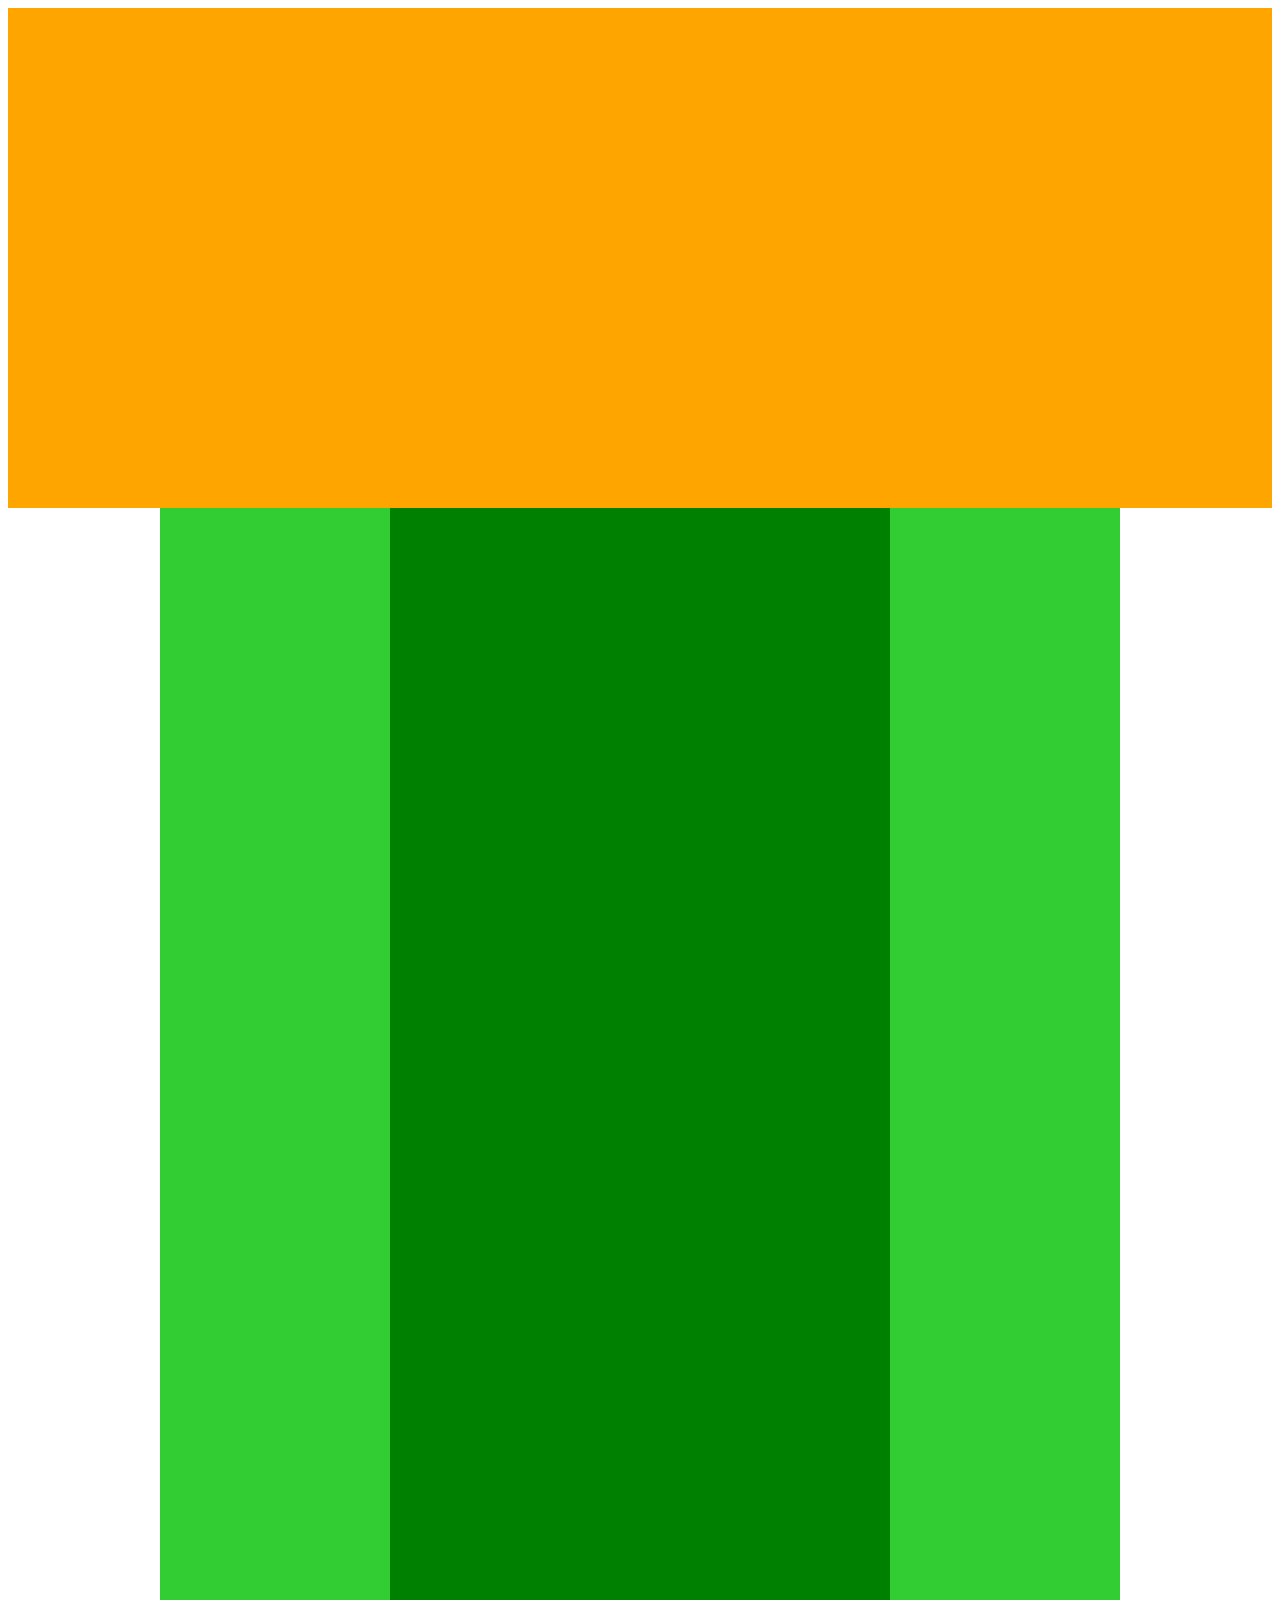
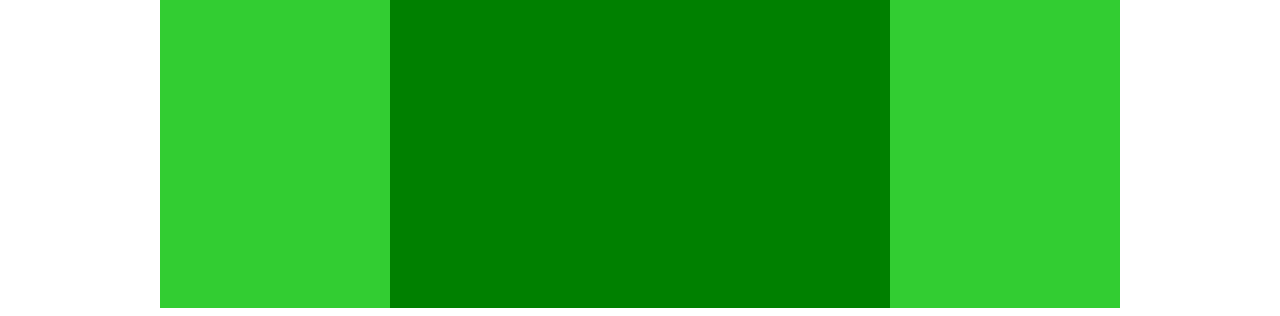
<file: chapter4_exercise/index.html>
<!DOCTYPE HTML>
<html lang="ja">
  <head>
    <meta charset="UTF-8"/>
    <title>4章演習</title>
    <link rel="stylesheet" href="style.css"/>
  </head>
  <body>
      <header></header>

      <div class="main-visual"></div>

      <div class="main">
        <div class="sidebar-left"></div>
        <div class="blog"></div>
        <div class="sidebar-right"></div>
      </div>

      <footer></footer>
  </body>
</html>
</file>
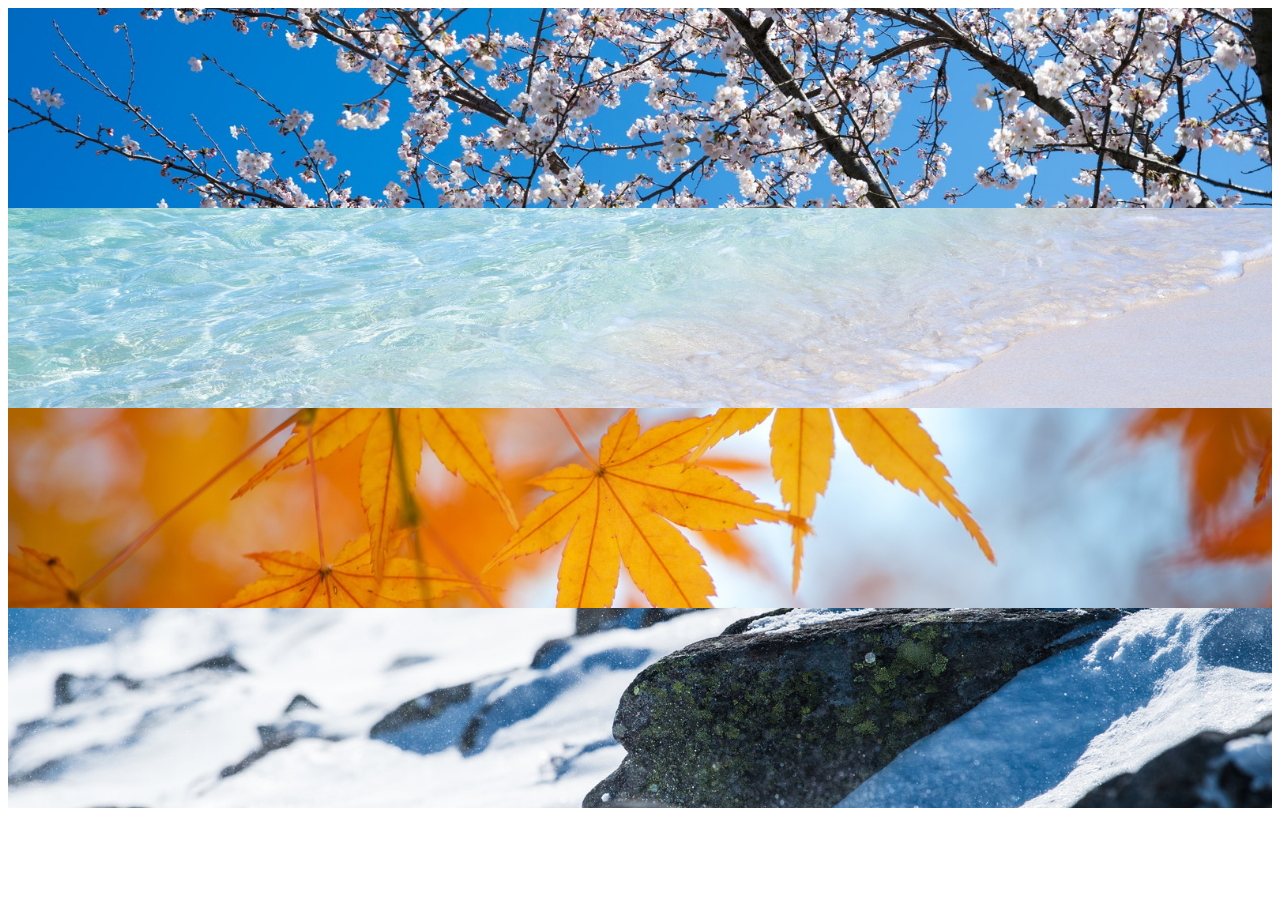
<file: chapter6_exercise/index.html>
<!DOCTYPE html>
<html lang="ja">
  <head>
    <meta charset="UTF-8">
 <title>６章演習</title>
 <link rel="stylesheet" href="style.css"/>
  </head>


  <body>
      <div class="box1"></div>
      <div class="box2"></div>
      <div class="box3"></div>
      <div class="box4"></div>

  </body>

</html>
</file>
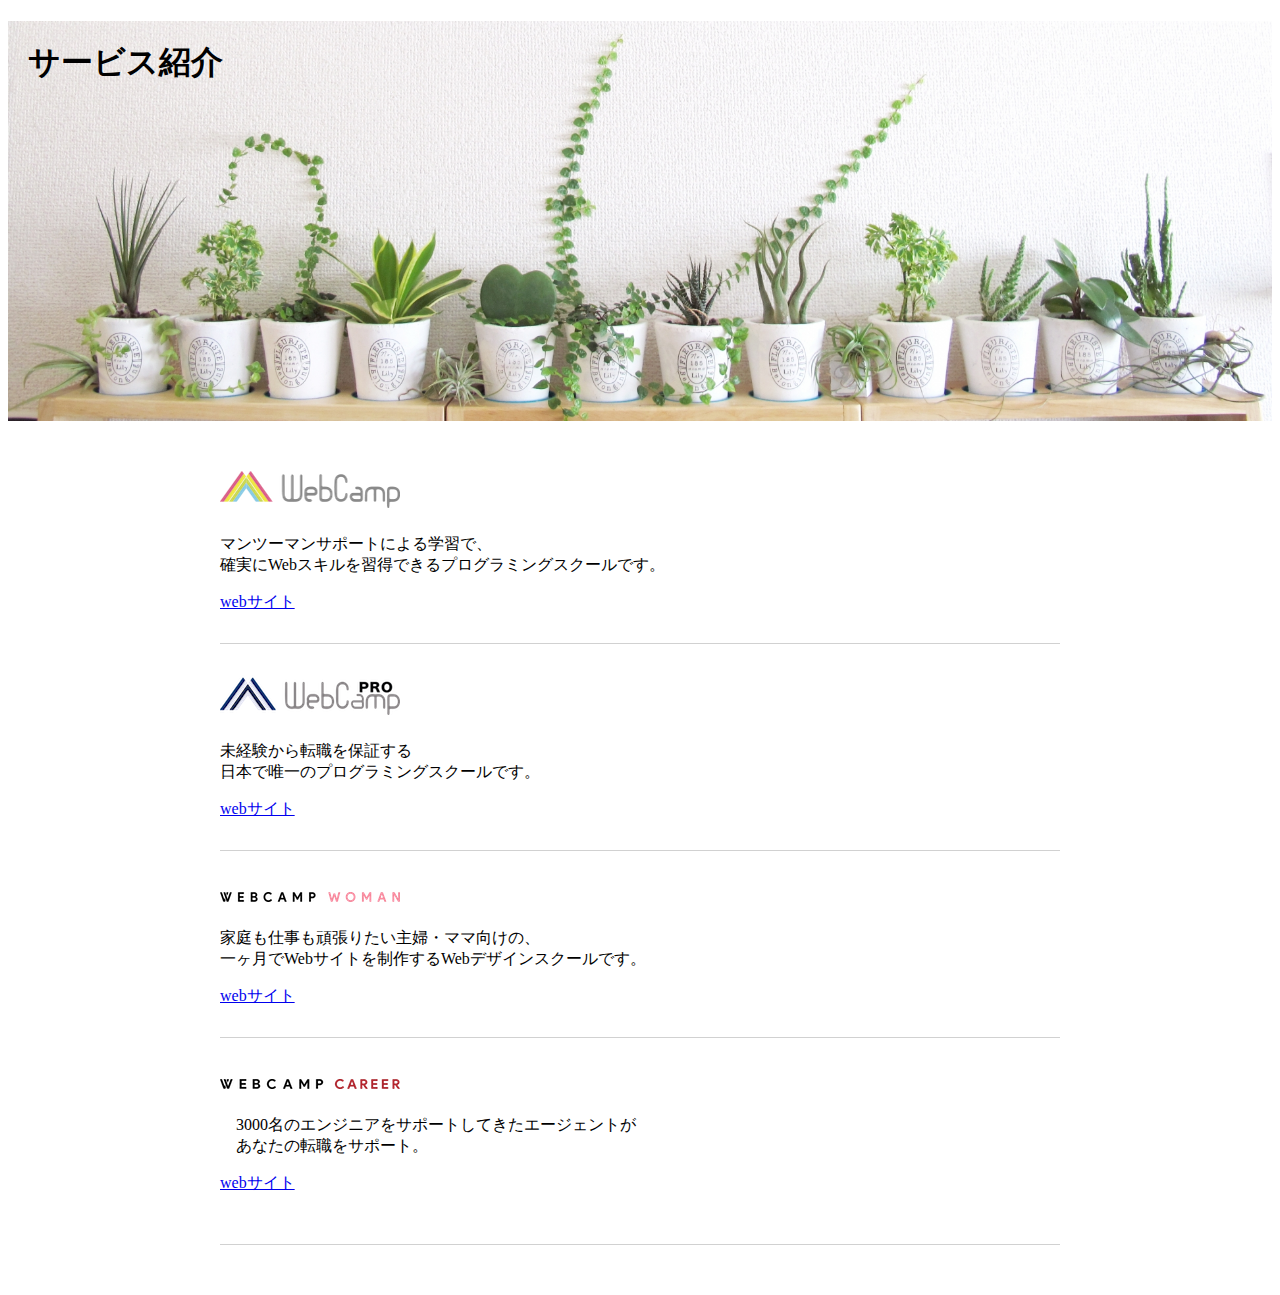
<file: chapter7_exercise/index.html>
<!DOCTYPE html>
<html lang="ja">
  <head>
    <meta charset="UTF-8">
    <title>"７章演習"</title>
    <link rel="stylesheet" href="style.css">
  </head>

  <body>
    <section class="main-visual">
      <h1 class="headline">サービス紹介</h1>
    </section>
    <main>
      <section class="service1">
        <h2>
          <img src="img/wc-logo.png" alt="ロゴ">
        </h2>
        <p>
          マンツーマンサポートによる学習で、
          <br>
          確実にWebスキルを習得できるプログラミングスクールです。
        </p>
        <a href="https://web-camp.io/">webサイト</a>
　　</section>
      <section class="service2">
        <h2>
          <img src="img/wcp-logo.png" alt="ロゴ">
        </h2>
        <p>
          未経験から転職を保証する
          <br>
          日本で唯一のプログラミングスクールです。
        </p>
        <a href="http://web-camp.io/pro/">webサイト</a>
      </section>
      <section class="service3">
        <h2>
          <img src="img/wcw-logo.png" alt="ロゴ">
        </h2>
        <p>
          家庭も仕事も頑張りたい主婦・ママ向けの、
          <br>
          一ヶ月でWebサイトを制作するWebデザインスクールです。
        </p>
        <a href="http://web-camp.io/woman/">webサイト</a>
      </section>
      <section class="service4">
        <h2>
          <img src="img/wcc-logo.png" alt="ロゴ">
        </h2>
         <p>
          　3000名のエンジニアをサポートしてきたエージェントが
          　<br>
          　あなたの転職をサポート。
         </p>
         <a href="http://web-camp.io/career/">webサイト</a>
      </section>
    </main>
  </body>

</html>
</file>
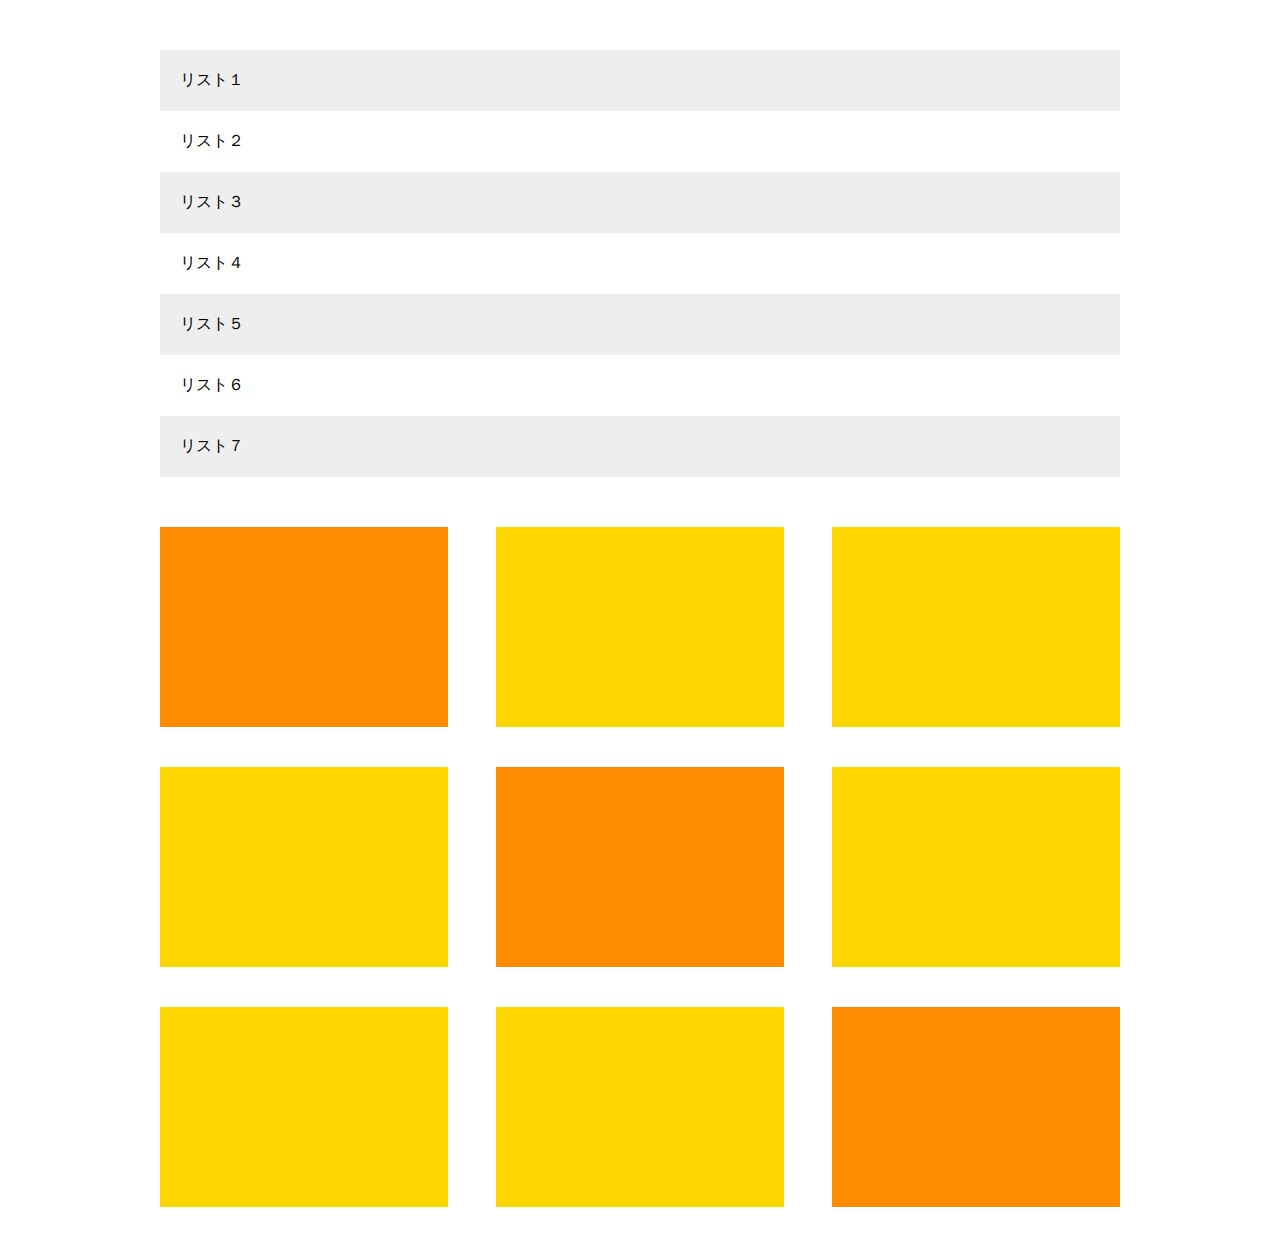
<file: chapter8_exercise/index.html>
<!DOCTYPE html>
  <html lang="ja">
    <head>
      <meta charset="UTF-8"/>
      <title>８章演習</title>
      <link rel="stylesheet" href="style.css">
    </head>

    <body>
      <main>

      <ul class="item-list">
        <li class="item">リスト１</li>
        <li class="item">リスト２</li>
        <li class="item">リスト３</li>
        <li class="item">リスト４</li>
        <li class="item">リスト５</li>
        <li class="item">リスト６</li>
        <li class="item">リスト７</li>
      </ul>


    <div class="box-list">
      <div class="box"></div>
      <div class="box"></div>
      <div class="box"></div>
      <div class="box"></div>
      <div class="box"></div>
      <div class="box"></div>
      <div class="box"></div>
      <div class="box"></div>
      <div class="box"></div>
      </div>


    </main>
    </body>
  </html>
</file>
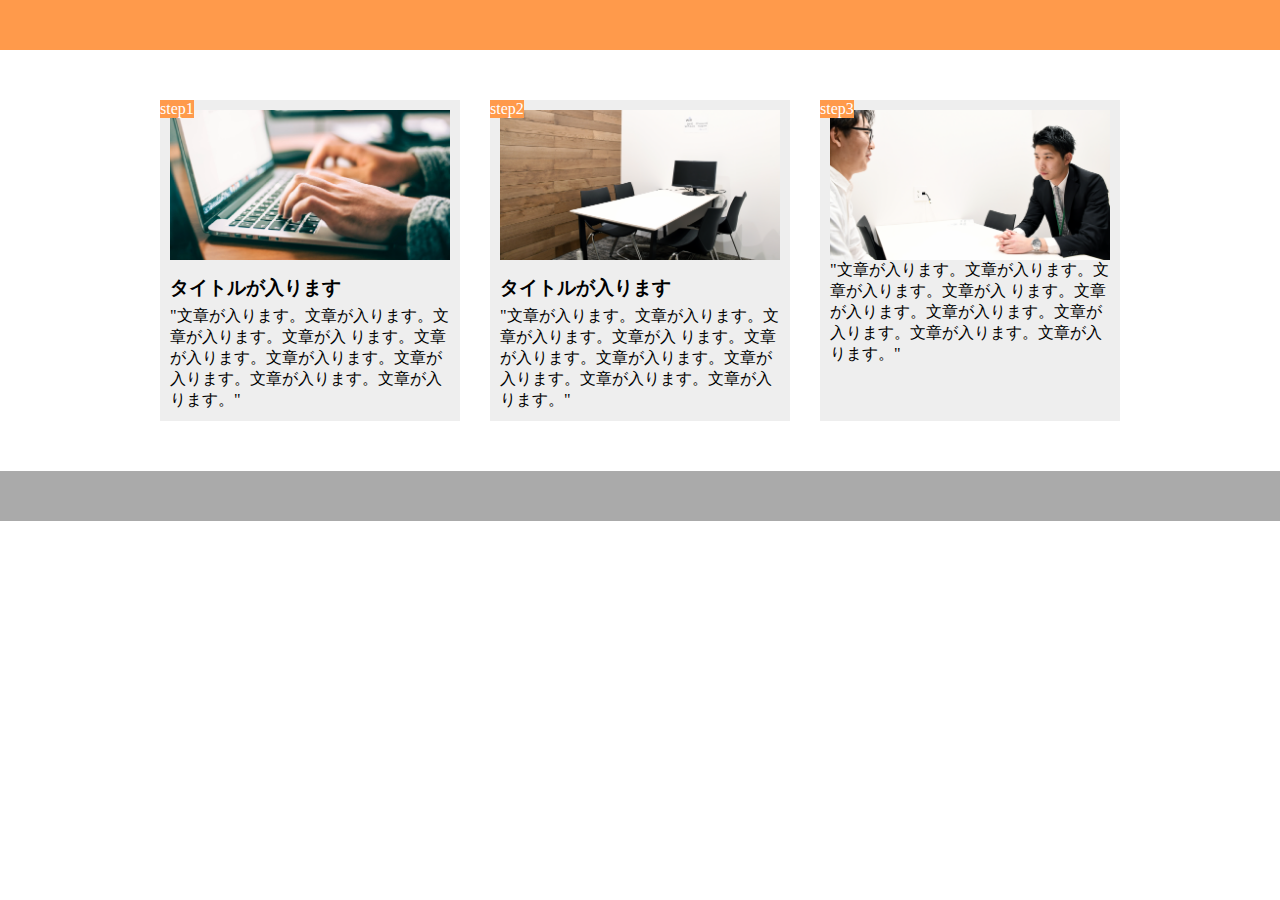
<file: chapter9-exercise/index.html>
<!DOCTYPE html>
<html lang="ja">
  <meta charset="UTF-8"/>
  <meta name="viewport" content="width=device-width,initial-scale=1.0">
  <link rel="stylesheet" href="style.css"/>
  <title>９章演習</title>

  <body>
     <header></header>

  <main>
    <div class="step-box">
      <div class="step-img1"></div>
      <span class="step-num">step1</span>
      <h3 class="title">タイトルが入ります</h3>
    <p class="text">"文章が入ります。文章が入ります。文章が入ります。文章が入
    ります。文章が入ります。文章が入ります。文章が入ります。文章が入ります。文章が入ります。"</p>
    </div>

    <div class="step-box">
      <div class="step-img2"></div>
      <span class="step-num">step2</span>
      <h3 class="title">タイトルが入ります</h3>
    <p class="text">"文章が入ります。文章が入ります。文章が入ります。文章が入
    ります。文章が入ります。文章が入ります。文章が入ります。文章が入ります。文章が入ります。"</p>
   </div>

   <div class="step-box">
      <div class="step-img3"></div>
      <span class="step-num">step3</span>
   <p class="text">"文章が入ります。文章が入ります。文章が入ります。文章が入
    ります。文章が入ります。文章が入ります。文章が入ります。文章が入ります。文章が入ります。"</p>
    </div>

  </main>

  <footer></footer>
  </body>
</html>
</file>
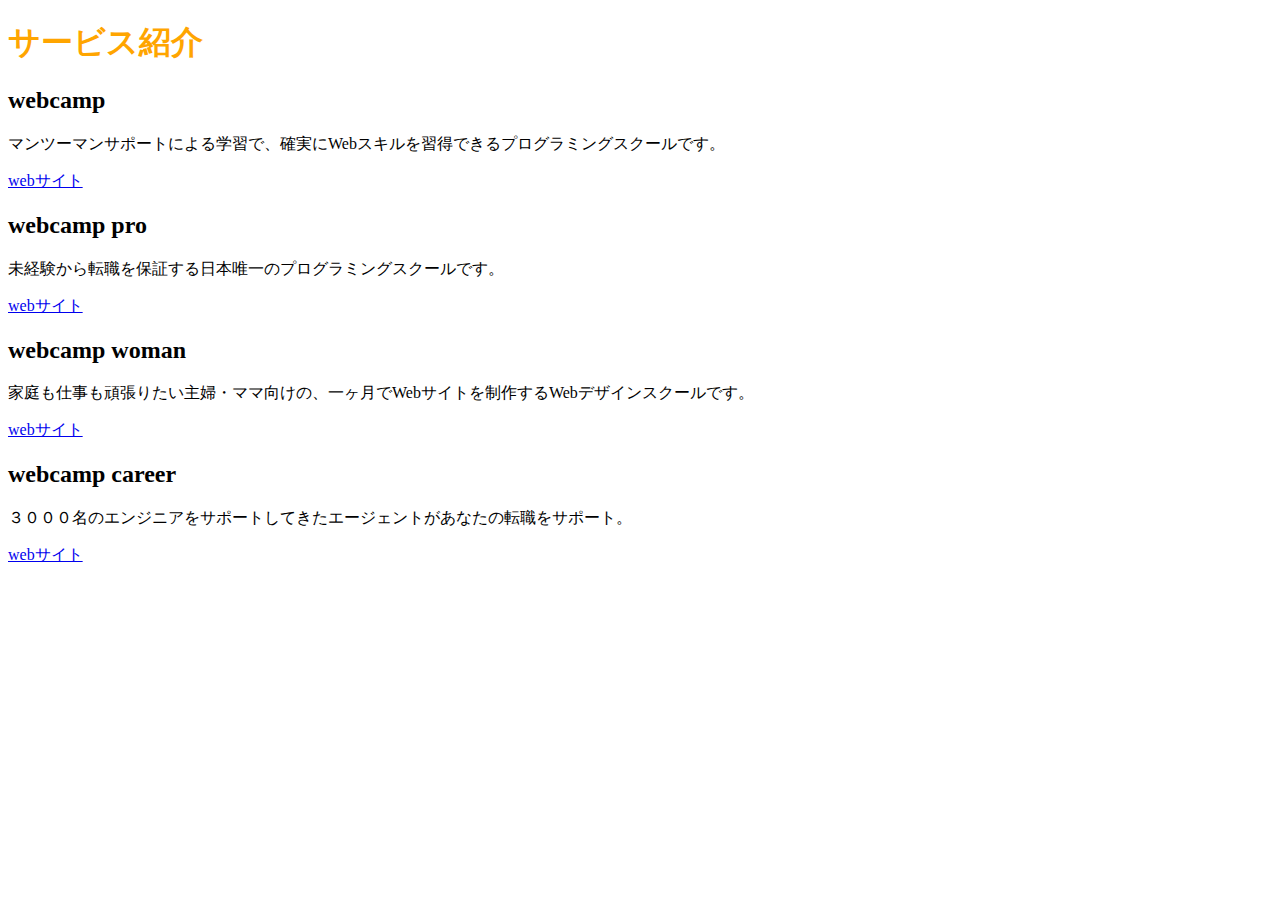
<file: chapter2_exercise/chapter2_exercise.html>
<!DOCTYPE HTML>
<html lang="ja">
  <head>
    <meta charset="UTF-8" />
    <title>２章演習</title>
    <link rel="stylesheet" href="style.css"/>
  </head>

  <body>
    <h1>サービス紹介</h1>
    <h2>webcamp</h2>
    <p>マンツーマンサポートによる学習で、確実にWebスキルを習得できるプログラミングスクールです。</p>
    <a href="https://web-camp.io/">webサイト</a>
    <h2>webcamp pro</h2>
    <p>未経験から転職を保証する日本唯一のプログラミングスクールです。</p>
    <a href="https://web-camp.io/">webサイト</a>
    <h2>webcamp woman</h2>
    <p>家庭も仕事も頑張りたい主婦・ママ向けの、一ヶ月でWebサイトを制作するWebデザインスクールです。</p>
    <a href="https://web-camp.io/">webサイト</a>
    <h2>webcamp career</h2>
    <p>３０００名のエンジニアをサポートしてきたエージェントがあなたの転職をサポート。</p>
    <a href="https://web-camp.io/">webサイト</a>

  </body>
</html>
</file>
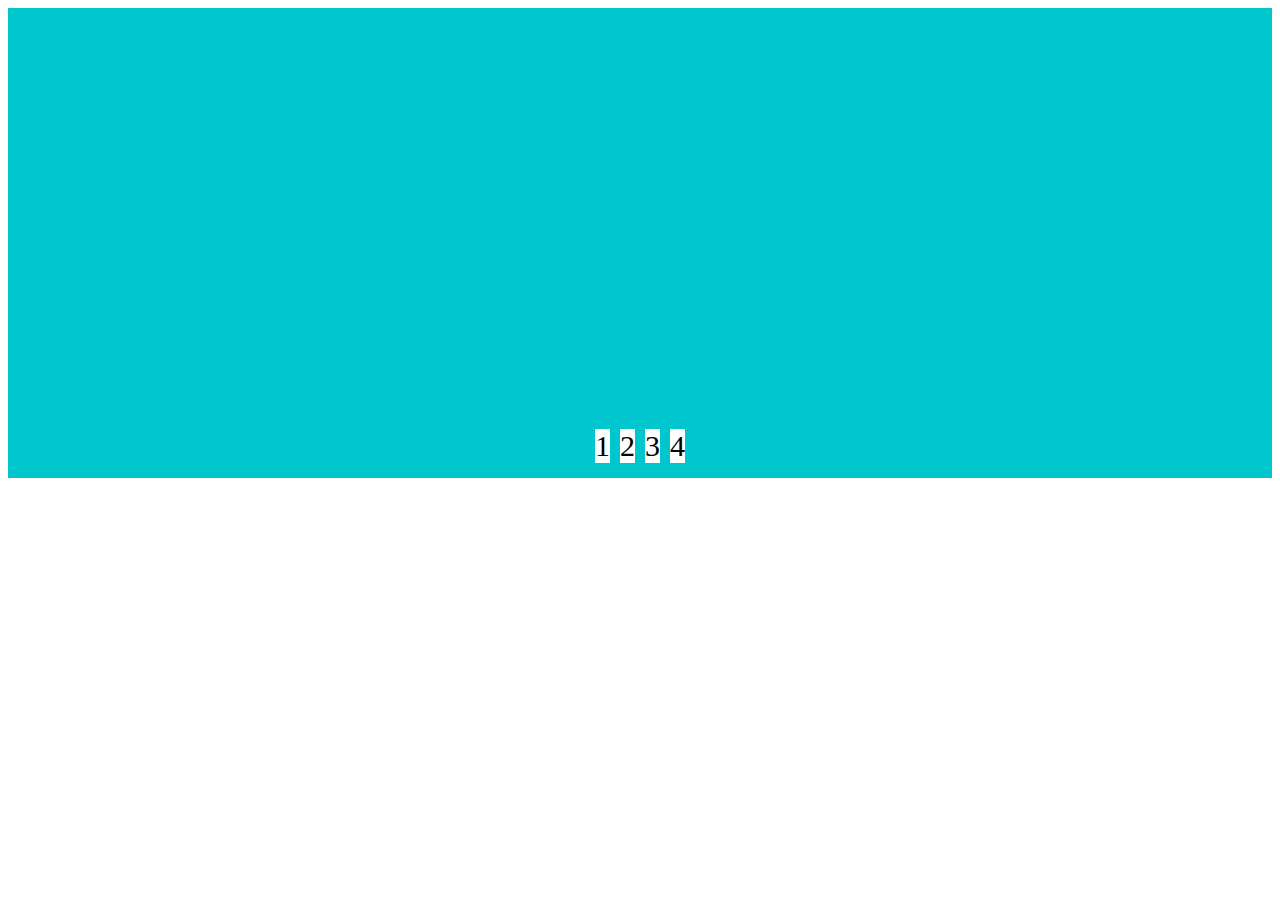
<file: flex/flex.html>
<!DOCTYPE html>
<html lang="ja">
<head>
  
  <meta charset="utf-8"/>
  <link rel="stylesheet" href="style.css"/>
  <title>flexbox</title>
  
</head>

<body>
  
  <div class="flex">
    <div>1</div>
    <div>2</div>
    <div>3</div>
    <div>4</div>
  </div>

</body>
</html>
</file>
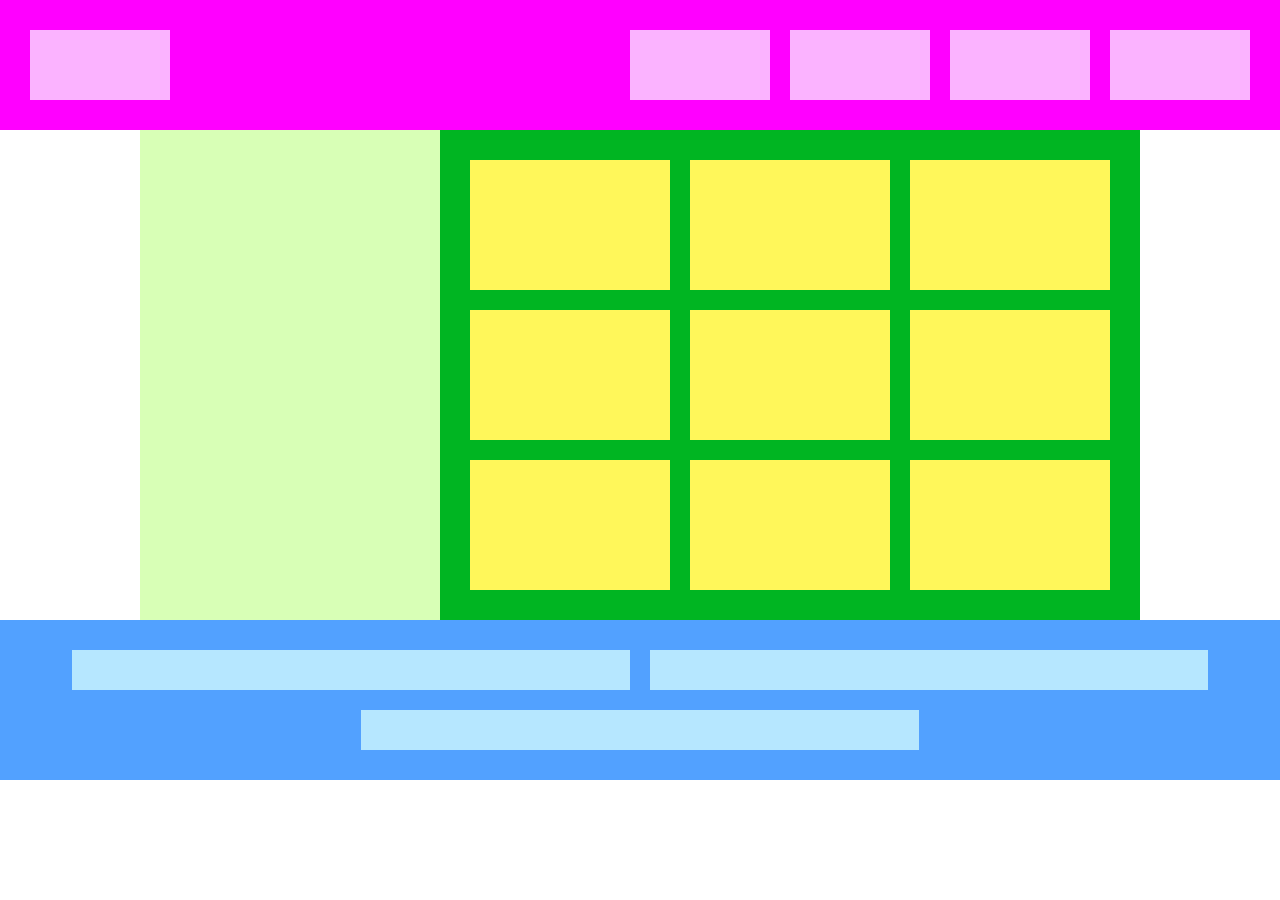
<file: flexbox-exercise/flex.html>
<!DOCTYPE html>
<html>
  <head>

  <meta charset="UTF-8"/>
  <link rel="stylesheet" href="style.css"/>
  <title>Flexbox</title>

  </head>
  <body>
    <div class="header">
     <div></div>
     <div></div>
     <div></div>
     <div></div>
     <div></div>
    </div>


    <div class="main">
    <div class="sidebar"></div>
    <div class="content">
      <div></div>
      <div></div>
      <div></div>
      <div></div>
      <div></div>
      <div></div>
      <div></div>
      <div></div>
      <div></div>
    </div>
    </div>

  <div class="footer">

    <div></div>
    <div></div>
    <div></div>

  </div>
  </body>

</html>
</file>
<file: chapter4_exercise/style.css>
{
  margin: 0;
  padding: 0;
  box-sizing: border-box;
}

.header{
  width: 100%;
  height:50px;
  background-color: red;
}

.main-visual{
  width: 100%;
  height: 500px;
  background-color: orange;
}

.main{
  width: 960px;
  margin: 0 auto;
  display: flex;
  justify-content:center;
}

.sidebar-left {
  width: 230px;
  height: 1400px;
  background-color: limegreen;
}

.blog {
  width: 500px;
  height:1400px;
  background-color: green;
}

.sidebar-right {
  width: 230px;
  height: 1400px;
  background-color: limegreen;
}

.footer{
  width: 100%;
  height: 100px;
  background-color:blue;
}
</file>
<file: chapter6_exercise/style.css>
{
  margin: 0;
  padding: 0;
  box-sizing: border-box;
}

.box1{
  height: 200px;
  background-image: url(img/box1.jpg);
  background-size: cover;
  background-position: center;
}

.box2{
  height: 200px;
  background-image: url(img/box2.jpg);
  background-size: cover;
   background-position: center;
}

.box3{
  height: 200px;
  background-image: url(img/box3.jpg);
  background-size: cover;
   background-position: center;
}

.box4{
  height: 200px;
  background-image: url(img/box4.jpg);
  background-size: cover;
   background-position: center;
}
</file>
<file: chapter7_exercise/style.css>
{
  margin:0;
  padding:0;
  box-sizing: border-box;
}

.main-visual{
  width: 100%;
  height: 400px;
  background-image: url(img/mv.jpg);
  background-size: cover;
  background-position:bottom;
}

.headline{
 padding: 20px;
}

main{
  width:840px;
margin: 50px auto;

}

.service1{
  margin-bottom: 30px;
  border-bottom: 1px solid #d1d1d1;
  padding-bottom: 30px;
}
.service2{
  margin-bottom: 30px;
  border-bottom: 1px solid #d1d1d1;
  padding-bottom: 30px;
}
.service3{
  margin-bottom: 30px;
  border-bottom: 1px solid #d1d1d1;
  padding-bottom: 30px;
}
.service4{
  margin-bottom: 30px;
  border-bottom: 1px solid #d1d1d1;
  padding-bottom: 50px;
}
</file>
<file: chapter8_exercise/style.css>
*{
  margin:0;
  padding:0;
  box-sizing: border-box;
}

main{
  width: 960px;
  margin:50px auto;
}

.item-list{
margin-bottom: 50px;
}

.item{
  padding:20px;
  list-style: none;
}

.item:nth-child(odd){
  background-color: #eee;
}

.box-list{
 display: flex;
 flex-wrap:wrap;
}

.box{
  background-color: #ffd700;
  width: 30%;
  height: 200px;
  margin-right: 5%;
  margin-bottom: 40px;
}

.box:first-child,
.box:nth-child(5),
.box:last-child{
  background-color: #ff8c00;
}

.box:nth-child(3n) {
  margin-right: 0;
}

.box:nth-last-child(-n +3) {
  margin-bottom: 0;
}
</file>
<file: chapter9-exercise/style.css>
*{
  box-sizing: border-box;
  margin:0;
  padding:0;
}

header{
  height: 50px;
  background-color:#FF9A4B;
}

main{
  width: 960px;
  margin:50px auto;
  display: flex;
}

.step-box{
  width:300px;
  margin-right: 30px;
  padding:10px;
  position: relative;
  background-color: #eee;
}

.step-box:last-child{
  margin-right: 0;
}

.step-img1{
  height: 150px;
  background-image: url(img/flow01.png);
  background-position: bottom;
  background-size: cover;
}

.step-img2{
  height: 150px;
  background-image: url(img/flow02.png);
  background-position: bottom;
  background-size: cover;
}

.step-img3{
  height: 150px;
  background-image: url(img/flow03.png);
  background-position: bottom;
  background-size: cover;
}

.step-num{
  position: absolute;
  top: 0;
  left:0;
  background-color: #ff9a4b;
  color: #fff;
}

.title{
  margin: 15px 0 5px;
}



footer{
  height: 50px;
  background-color: #AAAAAA
}

@media screen and (max-width:768px){
  header{
    width:100%;
  }

  main {
    width:100%;
    display:block;
    margin:40px auto;
  }

 .step-box{
   width:90%;
   margin-right:0px;
   border:10px solid white;
}

 footer{
   width:100%;
 }
</file>
<file: chapter2_exercise/style.css>
h1 {
  color: orange;
}
</file>
<file: flex/style.css>
.flex{
  background-color: #00c7ce;
  height: 50vh;
  padding:10px;
  display: flex;
  justify-content:center;
  align-items:flex-end;
}

.flex>div{
  background-color: #fff;
  margin:5px;
  font-size: 30px;
}
</file>
<file: flexbox-exercise/style.css>
* {
  margin: 0;
  padding: 0;
  box-sizing: border-box;
}

.header {
  background-color: #ff00ff;
  padding: 30px 20px;
  display: flex;
  justify-content: flex-end;
}
.header > div {
  background-color: #fbb3ff;
  flex-basis: 140px;
  height: 70px;
  margin: 0 10px;
}
.header > :first-child {
  margin-right: auto;
}

.main {
  display: flex;
  justify-content: center;
}
.sidebar {
  background-color: #d8ffb6;
  width: 300px;
}
.content {
  background-color: #00b522;
  padding: 20px;
  max-width: 700px;
  flex-grow: 1;
  display: flex;
  flex-wrap: wrap;
  justify-content: center;
}
.content > div {
  background-color: #fff75a;
  flex-basis: 200px;
  height: 130px;
  margin: 10px;
}

.footer {
  background-color: #52a1ff;
  padding: 20px;
  display: flex;
  flex-wrap: wrap;
  justify-content: center;
}
.footer > div {
  background-color: #b6e7ff;
  width: 45%;
  max-width: 600px;
  height: 40px;
  margin: 10px;
}
</file>
